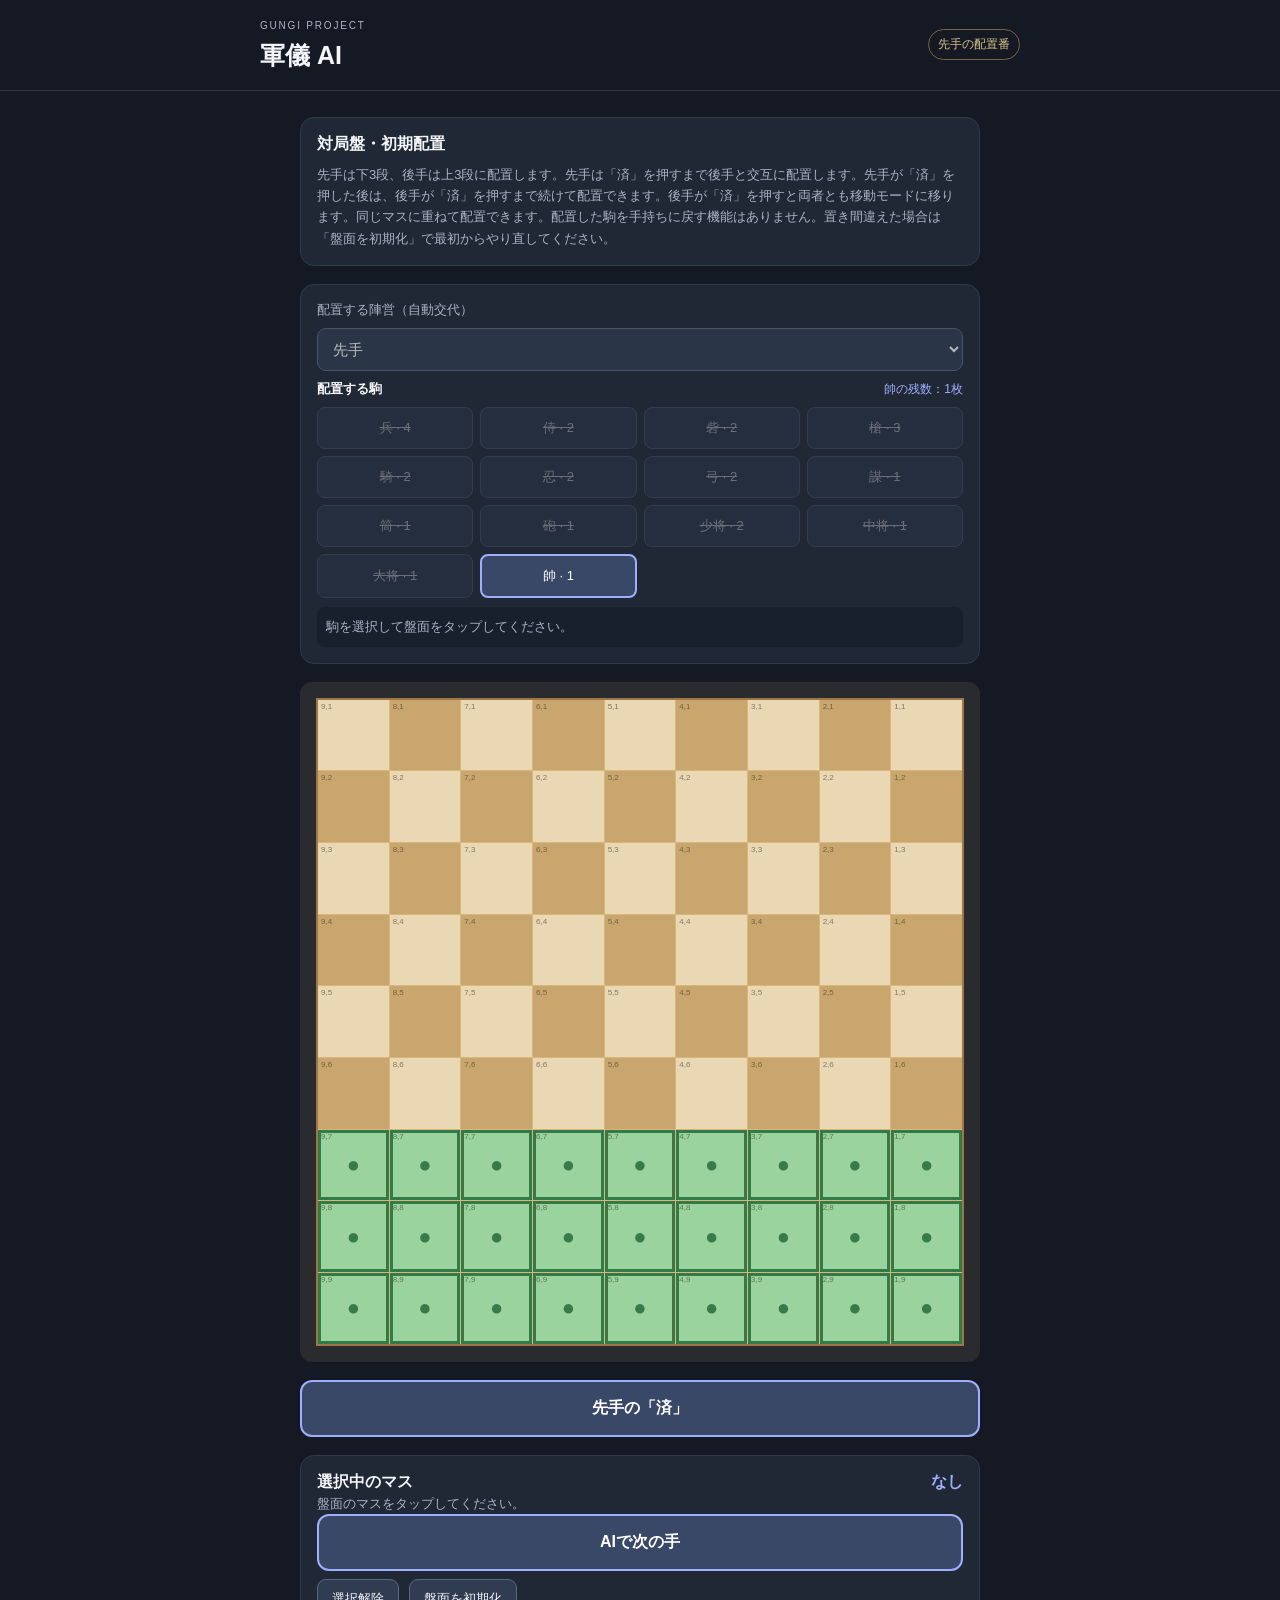
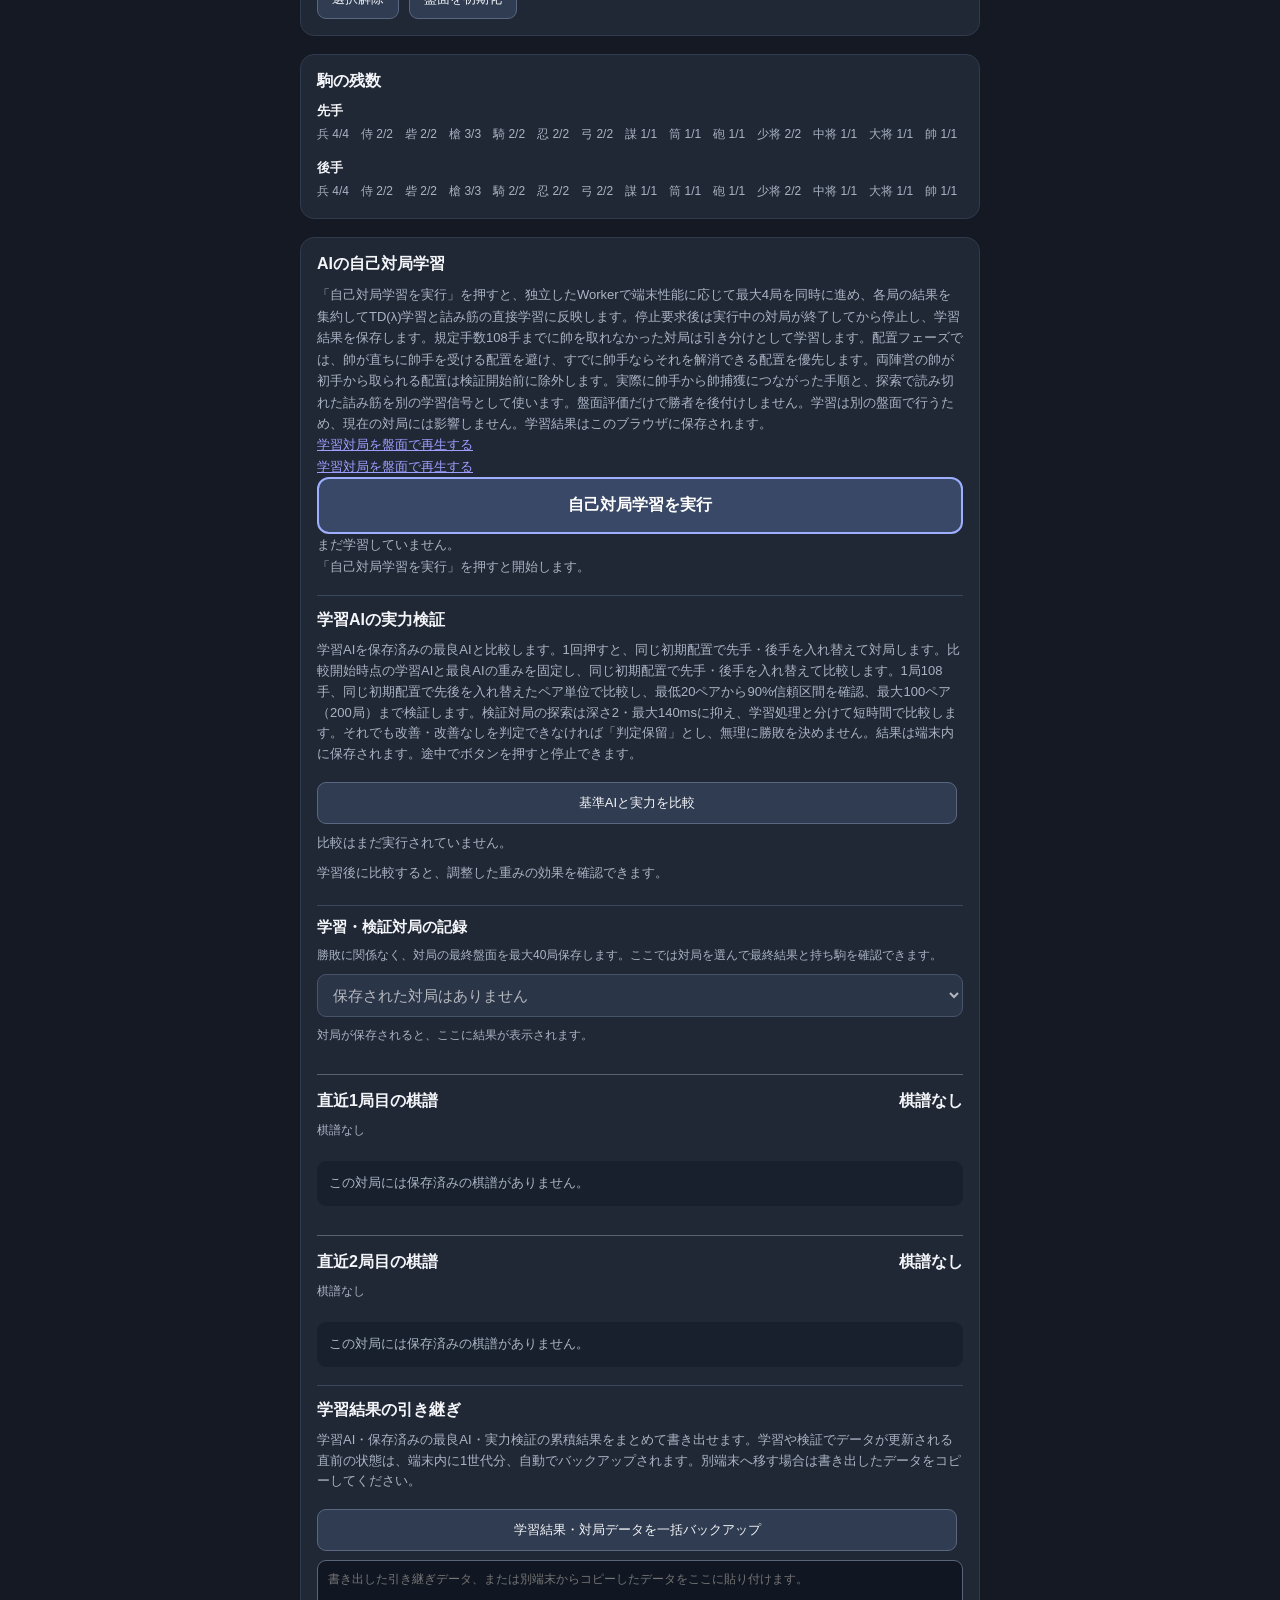
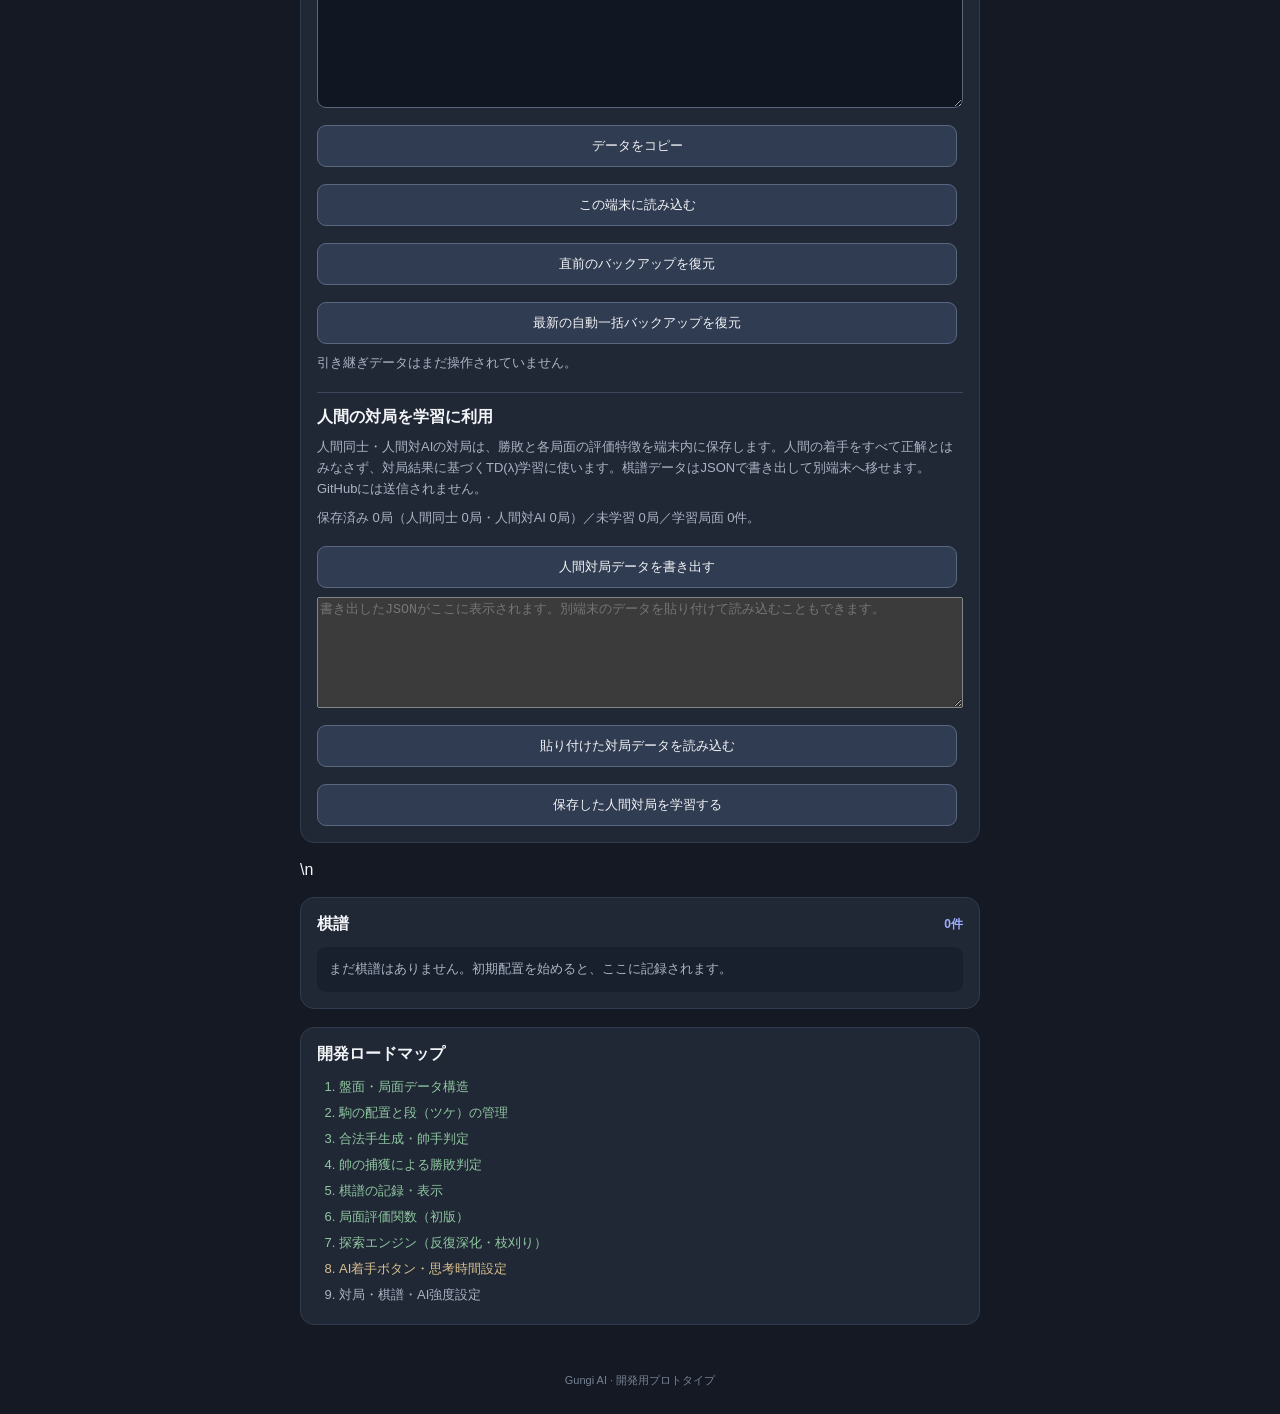
<file: index.html>
<!doctype html>
<html lang="ja">
<head>
  <meta charset="utf-8">
  <meta name="viewport" content="width=device-width, initial-scale=1, viewport-fit=cover">
  <meta name="theme-color" content="#151923">
  <title>軍儀 AI</title>
  <link rel="stylesheet" href="style-20261107ar.css?v=20261108lasttwo1">
</head>
<body>
  <header class="topbar">
    <div><p class="eyebrow">GUNGI PROJECT</p><h1>軍儀 AI</h1></div>
    <span class="status" id="status">初期配置</span>
  </header>
  <main>
    <section class="panel intro">
      <h2>対局盤・初期配置</h2>
      <p>先手は下3段、後手は上3段に配置します。先手は「済」を押すまで後手と交互に配置します。先手が「済」を押した後は、後手が「済」を押すまで続けて配置できます。後手が「済」を押すと両者とも移動モードに移ります。同じマスに重ねて配置できます。配置した駒を手持ちに戻す機能はありません。置き間違えた場合は「盤面を初期化」で最初からやり直してください。</p>
    </section>
    <section class="panel setup-controls">
      <label for="side-select">配置する陣営（自動交代）</label>
      <select id="side-select"><option value="先手">先手</option><option value="後手">後手</option></select>
      <div class="piece-heading"><strong>配置する駒</strong><span id="inventory-count">残数を表示</span></div>
      <div id="piece-picker" class="piece-picker" aria-label="駒の選択"></div>
      <p id="message" role="status">駒を選択して盤面をタップしてください。</p>
      <div id="move-choice" class="move-choice" hidden>
        <p>敵駒のあるマスへの移動方法</p>
        <button id="capture-choice" type="button">敵駒を取る</button>
        <button id="tsuke-choice" type="button">敵駒の上にツケる</button>
      </div>
    </section>
    <section class="board-wrap" aria-label="軍儀の盤面"><div class="board-coordinates" id="board"></div><div id="check-overlay" hidden aria-live="assertive">帥手</div></section>
    <button id="mode-toggle" class="mode-toggle" type="button">移動モードに切り替え</button>
    <button id="deploy-toggle" class="mode-toggle" type="button" hidden>駒を配置する</button>
    <section class="panel controls">
      <div class="control-heading"><h2>選択中のマス</h2><strong id="selected">なし</strong></div>
      <p id="cell-info">盤面のマスをタップしてください。</p>
      <button id="ai-move" class="mode-toggle" type="button" hidden>AIで次の手</button>
      <button id="clear-selection" type="button">選択解除</button>
      <button id="reset-board" type="button">盤面を初期化</button>
    </section>
    <section class="panel"><h2>駒の残数</h2><div id="inventory-summary" class="inventory-summary"></div></section>
    <section class="panel training-panel">
      <h2>AIの自己対局学習</h2>
      <p>「自己対局学習を実行」を押すと、独立したWorkerで端末性能に応じて最大4局を同時に進め、各局の結果を集約してTD(λ)学習と詰み筋の直接学習に反映します。停止要求後は実行中の対局が終了してから停止し、学習結果を保存します。規定手数108手までに帥を取れなかった対局は引き分けとして学習します。配置フェーズでは、帥が直ちに帥手を受ける配置を避け、すでに帥手ならそれを解消できる配置を優先します。両陣営の帥が初手から取られる配置は検証開始前に除外します。実際に帥手から帥捕獲につながった手順と、探索で読み切れた詰み筋を別の学習信号として使います。盤面評価だけで勝者を後付けしません。学習は別の盤面で行うため、現在の対局には影響しません。学習結果はこのブラウザに保存されます。</p>
      <p><a href="./training-replay.html">学習対局を盤面で再生する</a></p>
      <p><a href="./training-replay.html">学習対局を盤面で再生する</a></p>
      <button id="train-ai" class="mode-toggle" type="button">自己対局学習を実行</button>
      <p id="training-status" role="status">まだ学習していません。</p>
      <p id="training-info">「自己対局学習を実行」を押すと開始します。</p>
      <div class="transfer-tools">
        <h3>学習AIの実力検証</h3>
        <p>学習AIを保存済みの最良AIと比較します。1回押すと、同じ初期配置で先手・後手を入れ替えて対局します。比較開始時点の学習AIと最良AIの重みを固定し、同じ初期配置で先手・後手を入れ替えて比較します。1局108手、同じ初期配置で先後を入れ替えたペア単位で比較し、最低20ペアから90%信頼区間を確認、最大100ペア（200局）まで検証します。検証対局の探索は深さ2・最大140msに抑え、学習処理と分けて短時間で比較します。それでも改善・改善なしを判定できなければ「判定保留」とし、無理に勝敗を決めません。結果は端末内に保存されます。途中でボタンを押すと停止できます。</p>
        <button id="compare-ai" type="button">基準AIと実力を比較</button>
        <p id="compare-status" role="status">比較はまだ実行されていません。</p>
        <p id="compare-info">学習後に比較すると、調整した重みの効果を確認できます。</p>
        <div class="saved-games">
          <h3>学習・検証対局の記録</h3>
          <p>勝敗に関係なく、対局の最終盤面を最大40局保存します。ここでは対局を選んで最終結果と持ち駒を確認できます。</p>
          <select id="tournament-game-select" aria-label="確認する対局" disabled><option>保存された対局はありません</option></select>
          <p id="tournament-game-detail">対局が保存されると、ここに結果が表示されます。</p>
        </div>
        <div class="saved-game-history">
          <div class="history-heading"><h3>直近1局目の棋譜</h3><strong id="tournament-game-history-count">棋譜なし</strong></div>
          <p id="tournament-game-history-title">最新1局目の棋譜を表示します。初期配置から最終局面まで再生できます。</p>
          <div id="tournament-board-view" class="board-wrap tournament-board-wrap" hidden>
            <div id="tournament-board" class="board-coordinates tournament-board"></div>
            <div class="replay-controls">
              <button id="tournament-replay-first" type="button" aria-label="最初の局面へ">|◀</button>
              <button id="tournament-replay-prev" type="button">◀ 1手戻る</button>
              <button id="tournament-replay-next" type="button">1手進む ▶</button>
              <button id="tournament-replay-last" type="button" aria-label="最終局面へ">▶|</button>
              <input id="tournament-replay-range" type="range" min="0" max="0" value="0" step="1" disabled>
            </div>
            <p id="tournament-replay-status" class="replay-status">棋譜を読み込むと盤面を再生できます。</p>
          </div>
          <ol id="tournament-game-history" class="move-history"><li class="history-empty">まだ棋譜はありません。</li></ol>
        </div>
        <div class="saved-game-history">
          <div class="history-heading"><h3>直近2局目の棋譜</h3><strong id="tournament-game-history-count-2">棋譜なし</strong></div>
          <p id="tournament-game-history-title-2">最新2局目の棋譜を表示します。初期配置から最終局面まで再生できます。</p>
          <div id="tournament-board-view-2" class="board-wrap tournament-board-wrap" hidden>
            <div id="tournament-board-2" class="board-coordinates tournament-board"></div>
            <div class="replay-controls">
              <button id="tournament-replay-first-2" type="button" aria-label="最初の局面へ">|◀</button>
              <button id="tournament-replay-prev-2" type="button">◀ 1手戻る</button>
              <button id="tournament-replay-next-2" type="button">1手進む ▶</button>
              <button id="tournament-replay-last-2" type="button" aria-label="最終局面へ">▶|</button>
              <input id="tournament-replay-range-2" type="range" min="0" max="0" value="0" step="1" disabled>
            </div>
            <p id="tournament-replay-status-2" class="replay-status">棋譜を読み込むと盤面を再生できます。</p>
          </div>
          <ol id="tournament-game-history-2" class="move-history"><li class="history-empty">まだ棋譜はありません。</li></ol>
        </div>
      </div>
      <div class="transfer-tools">
        <h3>学習結果の引き継ぎ</h3>
        <p>学習AI・保存済みの最良AI・実力検証の累積結果をまとめて書き出せます。学習や検証でデータが更新される直前の状態は、端末内に1世代分、自動でバックアップされます。別端末へ移す場合は書き出したデータをコピーしてください。</p>
        <button id="export-training" type="button">学習結果・対局データを一括バックアップ</button>
        <textarea id="training-transfer-data" rows="7" spellcheck="false" placeholder="書き出した引き継ぎデータ、または別端末からコピーしたデータをここに貼り付けます。"></textarea>
        <button id="copy-training" type="button">データをコピー</button>
        <button id="import-training" type="button">この端末に読み込む</button>
        <button id="restore-training-backup" type="button">直前のバックアップを復元</button>
        <button id="restore-latest-full-backup" type="button">最新の自動一括バックアップを復元</button>
        <p id="transfer-status" role="status">引き継ぎデータはまだ操作されていません。</p>
      </div>
    
      <div class="transfer-tools human-training-tools">
        <h3>人間の対局を学習に利用</h3>
        <p>人間同士・人間対AIの対局は、勝敗と各局面の評価特徴を端末内に保存します。人間の着手をすべて正解とはみなさず、対局結果に基づくTD(λ)学習に使います。棋譜データはJSONで書き出して別端末へ移せます。GitHubには送信されません。</p>
        <p id="human-training-status" role="status">人間対局の記録はまだありません。</p>
        <button id="human-games-export" type="button">人間対局データを書き出す</button>
        <textarea id="human-games-data" rows="7" spellcheck="false" placeholder="書き出したJSONがここに表示されます。別端末のデータを貼り付けて読み込むこともできます。"></textarea>
        <button id="human-games-import" type="button">貼り付けた対局データを読み込む</button>
        <button id="human-games-train" type="button">保存した人間対局を学習する</button>
      </div>
</section>\n    <section class="panel history-panel"><div class="history-heading"><h2>棋譜</h2><strong id="history-count">0件</strong></div><ol id="move-history" class="move-history" aria-live="polite"><li class="history-empty">まだ棋譜はありません。</li></ol></section>
    <section class="panel">
      <h2>開発ロードマップ</h2>
      <ol class="roadmap"><li class="done">盤面・局面データ構造</li><li class="done">駒の配置と段（ツケ）の管理</li><li class="done">合法手生成・帥手判定</li><li class="done">帥の捕獲による勝敗判定</li><li class="done">棋譜の記録・表示</li><li class="done">局面評価関数（初版）</li><li class="done">探索エンジン（反復深化・枝刈り）</li><li class="active">AI着手ボタン・思考時間設定</li><li>対局・棋譜・AI強度設定</li></ol>
    </section>
  </main>
  <footer>Gungi AI · 開発用プロトタイプ</footer>
  <script src="engine-20261107bb.js?v=20261115movegen1"></script><script src="evaluation-20261107be.js?v=20261116historykey1"></script><script src="search-20261108cycle3.js?v=20261126policylearn1"></script><script src="training-20261107a.js?v=20261127sidepolicy1"></script><script src="tournament-20261107a.js?v=20261110setupbeam2"></script><script src="app-20261107bc.js?v=20261125fullbackup1"></script>
</body>
</html>
</file>
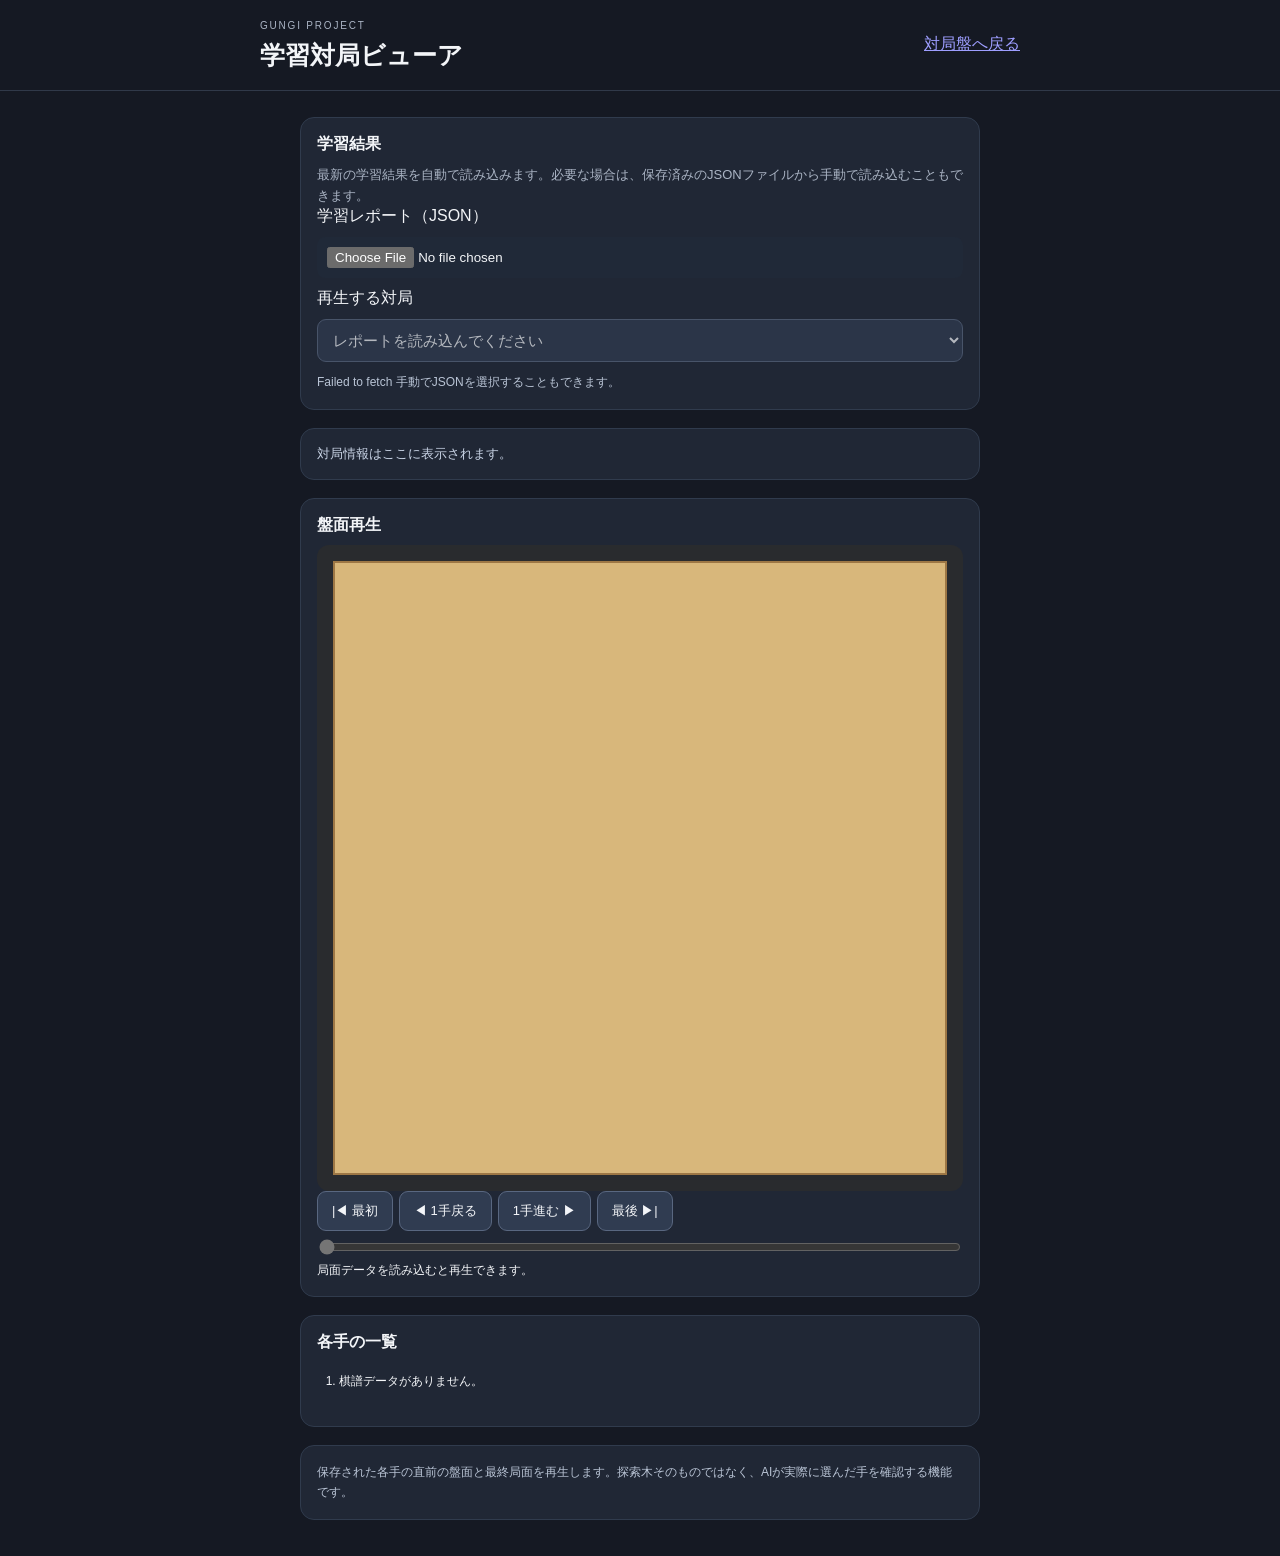
<file: training-replay.html>
<!doctype html><html lang="ja"><head><meta charset="utf-8"><meta name="viewport" content="width=device-width,initial-scale=1,viewport-fit=cover"><meta name="theme-color" content="#151923"><title>学習対局ビューア | 軍儀 AI</title><link rel="stylesheet" href="style-20261107ar.css?v=20261108lasttwo1"><style>
.viewer-tools{display:grid;gap:10px}.viewer-tools input[type=file]{max-width:100%;padding:10px;background:#202938;border-radius:8px}.viewer-meta{display:flex;flex-wrap:wrap;gap:8px 16px;font-size:13px}.viewer-meta span{color:#c7d2e4}.viewer-board-wrap{max-width:720px;margin:0 auto}.viewer-board{pointer-events:none}.viewer-controls{display:flex;flex-wrap:wrap;gap:6px;align-items:center}.viewer-controls button{margin:0!important}.viewer-controls input{width:100%;accent-color:#b9c7e2}.viewer-move{font-size:13px;line-height:1.7;white-space:pre-wrap;overflow-wrap:anywhere}.viewer-list{padding-left:22px;max-height:260px;overflow:auto}.viewer-list li{padding:4px 0;font-size:12px;cursor:pointer}.viewer-list li.active{color:#fff;font-weight:700;background:#394866;border-radius:5px;padding-left:5px}.viewer-note{font-size:12px;line-height:1.7;color:#b9c4d5}
</style></head><body><header class="topbar"><div><p class="eyebrow">GUNGI PROJECT</p><h1>学習対局ビューア</h1></div><a href="./index.html">対局盤へ戻る</a></header><main>
<section class="panel"><h2>学習結果</h2><p>最新の学習結果を自動で読み込みます。必要な場合は、保存済みのJSONファイルから手動で読み込むこともできます。</p><div class="viewer-tools"><label for="report-file">学習レポート（JSON）</label><input id="report-file" type="file" accept=".json,application/json"><label for="game-select">再生する対局</label><select id="game-select" disabled><option>レポートを読み込んでください</option></select><p id="load-status" role="status" class="viewer-note">最新の学習結果を確認しています。</p></div></section>
<section class="panel"><div class="viewer-meta" id="game-meta"><span>対局情報はここに表示されます。</span></div></section>
<section class="panel"><h2>盤面再生</h2><div class="board-wrap viewer-board-wrap"><div id="viewer-board" class="board-coordinates viewer-board" aria-label="再生盤面"></div></div><div class="viewer-controls"><button id="first" disabled>|◀ 最初</button><button id="prev" disabled>◀ 1手戻る</button><button id="next" disabled>1手進む ▶</button><button id="last" disabled>最後 ▶|</button><input id="range" type="range" min="0" max="0" value="0" step="1" disabled></div><p id="frame-status" class="replay-status">局面データを読み込むと再生できます。</p><p id="move-info" class="viewer-move"></p></section>
<section class="panel"><h2>各手の一覧</h2><ol id="move-list" class="viewer-list"><li>棋譜データがありません。</li></ol></section>
<section class="panel"><p class="viewer-note">保存された各手の直前の盤面と最終局面を再生します。探索木そのものではなく、AIが実際に選んだ手を確認する機能です。</p></section></main><script src="./training-replay.js?v=20261111autolast2"></script></body></html>
</file>
<file: style-20261107ar.css>
:root{color-scheme:dark;--bg:#151923;--panel:#202735;--text:#f3f5f8;--muted:#aab4c4;--wood:#d8b77b;--wood-dark:#9d7745;--accent:#9eafff}
*{box-sizing:border-box}body{margin:0;background:var(--bg);color:var(--text);font-family:-apple-system,BlinkMacSystemFont,"Hiragino Kaku Gothic ProN",sans-serif}
.topbar{display:flex;align-items:center;justify-content:space-between;padding:18px max(16px,calc((100vw - 760px)/2));border-bottom:1px solid #303949}.eyebrow{margin:0 0 4px;color:var(--muted);font-size:10px;letter-spacing:.18em}h1{margin:0;font-size:25px}.status{color:#d8c18f;font-size:12px;border:1px solid #756444;padding:6px 9px;border-radius:20px}
main{width:min(100% - 24px,680px);margin:18px auto 36px;display:grid;gap:14px}.panel{background:var(--panel);border:1px solid #303b4d;border-radius:14px;padding:16px}h2{margin:0 0 9px;font-size:16px}p{color:var(--muted);line-height:1.65;font-size:13px;margin:0}
.setup-controls{display:grid;grid-template-columns:1fr;gap:9px}.setup-controls label,.piece-heading{font-size:13px;color:var(--muted)}select{width:100%;padding:11px;border:1px solid #596780;border-radius:9px;background:#303c51;color:var(--text);font-size:15px}.piece-heading{display:flex;justify-content:space-between;gap:8px;align-items:center}.piece-heading strong{color:var(--text)}#inventory-count{color:var(--accent);font-size:12px}
.piece-picker{display:grid;grid-template-columns:repeat(3,minmax(0,1fr));gap:7px}.piece-choice{margin:0!important;min-width:0;padding:11px 3px!important;border:1px solid #596780!important;border-radius:8px!important;background:#303c51!important;color:var(--text)!important;font-size:13px!important}.piece-choice.active{border:2px solid var(--accent)!important;background:#394866!important;color:white!important}.piece-choice:disabled{opacity:.35;text-decoration:line-through}#message{padding:9px;background:#18202d;border-radius:8px}
.board-wrap{padding:10px;background:#292b2e;border-radius:12px}.board-coordinates{display:grid;grid-template-columns:repeat(9,minmax(0,1fr));width:100%;aspect-ratio:1;border:2px solid var(--wood-dark);background:var(--wood);gap:1px}.square{min-width:0;border:0;padding:0;position:relative;background:var(--wood);color:#332719;display:grid;place-items:center;font-size:clamp(9px,3vw,17px);cursor:pointer;touch-action:manipulation}.square.selected{outline:3px solid #667fff;outline-offset:-3px;background:#f0d59f}.square .coord{position:absolute;top:2px;left:3px;font-size:8px;opacity:.55}.stack-label{max-width:100%;overflow-wrap:anywhere;text-align:center;padding:7px 1px 1px}.square.first-side{background:#f0d59f}.square.second-side{background:#b8c7e0}
.control-heading{display:flex;justify-content:space-between;align-items:center;gap:12px}.control-heading h2{margin:0}#selected{color:var(--accent)}button:not(.square):not(.piece-choice){margin:8px 6px 0 0;border:1px solid #596780;background:#303c51;color:var(--text);border-radius:9px;padding:10px 14px;font-size:13px}
.inventory-summary{display:grid;gap:12px}.inventory-side strong{font-size:13px}.inventory-side p{margin-top:4px;font-size:12px;line-height:1.8}.roadmap{margin:8px 0 0;padding-left:22px;color:var(--muted);line-height:2;font-size:13px}.roadmap .active{color:#d8c18f}.roadmap .done{color:#8fc7a0}footer{text-align:center;color:#778397;font-size:11px;padding:12px 0 26px}@media(min-width:600px){main{margin-top:26px;gap:18px}.board-wrap{padding:16px}.piece-picker{grid-template-columns:repeat(4,minmax(0,1fr))}}
.square.legal-target{background:#9bd39f!important;outline:3px solid #327b48;outline-offset:-3px}.square.legal-target::after{content:'●';font-size:clamp(12px,4vw,22px);color:#286b3b;opacity:.85}

.mode-toggle{display:block!important;width:100%;padding:16px!important;margin:0!important;border:2px solid #9eafff!important;border-radius:12px!important;background:#394866!important;color:#fff!important;font-size:16px!important;font-weight:700!important;min-height:54px}

.mode-toggle[hidden]{display:none!important}

/* Individual piece faces reveal each layer's side, including covered pieces. */
.stack-label{display:flex;flex-direction:column;align-items:center;justify-content:center;gap:2px;width:100%;padding:10px 1px 1px;z-index:1}
.stack-piece{display:block;max-width:100%;min-width:72%;padding:1px 3px;border-radius:4px;font-size:clamp(8px,2.5vw,14px);line-height:1.25;font-weight:700;text-align:center;white-space:nowrap;overflow:hidden;text-overflow:clip}
.stack-piece.piece-white{background:#fff;color:#20242b;border:1px solid #b9c1cc;box-shadow:0 1px 2px #0003}
.stack-piece.piece-black{background:#20242b;color:#fff;border:1px solid #0d1118;box-shadow:0 1px 2px #0005}
.square.first-side,.square.second-side{background:var(--wood)}
.square.selected{background:var(--wood)!important}

/* Gungi koma: round, raised discs; lower layers remain visible as colored rims. */
.square{overflow:visible;z-index:0}
.square:has(.stack-label){z-index:1}
.stack-label{position:absolute;inset:0;display:block;width:100%;height:100%;padding:0;pointer-events:none;overflow:visible}
.stack-piece{position:absolute;left:50%;top:50%;display:grid;place-items:center;width:74%;aspect-ratio:1;border-radius:50%;padding:0;min-width:0;max-width:none;line-height:1;font-size:clamp(10px,3.1vw,19px);font-weight:800;white-space:nowrap;overflow:visible;text-overflow:clip;box-sizing:border-box}
.stack-piece.piece-white{background:radial-gradient(circle at 35% 28%,#fff 0%,#fff 62%,#e4e7ec 100%);color:#111;border:5px solid #c9cbd0;box-shadow:0 4px 7px #0005,inset 0 1px 2px #fff}
.stack-piece.piece-black{background:radial-gradient(circle at 35% 28%,#252525 0%,#050505 70%);color:#fff;border:5px solid #55565a;box-shadow:0 4px 7px #0007,inset 0 1px 2px #777}
.stack-piece:not(:last-child){text-shadow:none}
.square.selected{z-index:3}
.square.legal-target{z-index:2}
@media(min-width:600px){.stack-piece{font-size:clamp(12px,2vw,20px)}}

/* Final token geometry: every layer is a true circle; only the top layer has a glyph. */
.square .stack-label{position:absolute;inset:0;width:100%;height:100%;padding:0;margin:0;display:block;overflow:visible;pointer-events:none}
.square .stack-piece{position:absolute;left:50%;top:calc(50% + var(--layer-offset, 0%));transform:translate(-50%,-50%);display:flex;align-items:center;justify-content:center;width:76%;height:76%;min-width:0;max-width:none;aspect-ratio:1/1;box-sizing:border-box;border-radius:50%;padding:0;line-height:1;white-space:nowrap;overflow:hidden;text-overflow:clip}
.square .stack-piece.piece-white{background:radial-gradient(circle at 35% 28%,#fff 0%,#fff 65%,#e5e7eb 100%);color:#111;border:5px solid #c8cbd1;box-shadow:0 4px 7px #0005,inset 0 1px 2px #fff}
.square .stack-piece.piece-black{background:radial-gradient(circle at 35% 28%,#252525 0%,#050505 72%);color:#fff;border:5px solid #55565a;box-shadow:0 4px 7px #0007,inset 0 1px 2px #777}
.square .stack-piece:not(:last-child){font-size:0!important}
.square .stack-piece:last-child{font-size:clamp(11px,3.2vw,20px);font-weight:800}

/* Keep the 9x9 board geometry fixed regardless of piece labels or stacks. */
.board-coordinates{
  display:grid;
  grid-template-columns:repeat(9,minmax(0,1fr));
  grid-template-rows:repeat(9,minmax(0,1fr));
  grid-auto-rows:minmax(0,1fr);
  aspect-ratio:1 / 1;
  width:100%;
  height:auto;
  min-width:0;
  min-height:0;
  box-sizing:border-box;
}
.square{
  width:100%;
  height:100%;
  min-width:0;
  min-height:0;
  box-sizing:border-box;
  overflow:visible;
}
.square .stack-label{
  position:absolute;
  inset:0;
  width:100%;
  height:100%;
  min-width:0;
  min-height:0;
}
.square .stack-piece{
  width:76%;
  height:76%;
  border-width:2px!important;
  box-sizing:border-box;
}

/* Explicitly center layer one and stack higher layers upward. */
.square .stack-piece{position:absolute!important;left:50%!important;transform:translate(-50%,-50%)!important;width:76%!important;height:76%!important;border-width:2px!important;border-radius:50%!important;box-sizing:border-box!important;}

/* Compact, overlapping stack: layer 1 centered; layers 2 and 3 rise gently. */
.square .stack-piece{transform:translate(-50%,-50%)!important;border-radius:50%!important;}

/* Stack spacing is controlled by the renderer; preserve circular styling. */


/* Board checker pattern: even row+column is pale, odd is warm brown. */
.square.parity-light,
.square.first-side.parity-light,
.square.second-side.parity-light {
  background: #ead8b5;
}
 .square.parity-brown,
.square.first-side.parity-brown,
.square.second-side.parity-brown {
  background: #c9a66e;
}
.square.selected {
  background: #f0d59f!important;
}


/* Temporary check alert shown over the board, facing the checked player. */
.board-wrap{position:relative}
#check-overlay{
  position:absolute;
  left:50%;
  top:50%;
  z-index:20;
  transform:translate(-50%,-50%);
  pointer-events:none;
  color:#fff;
  background:rgba(18,22,30,.88);
  border:2px solid #d8c18f;
  border-radius:14px;
  padding:14px 24px;
  font-size:clamp(30px,9vw,54px);
  line-height:1.2;
  font-weight:900;
  letter-spacing:.12em;
  text-shadow:0 2px 5px #000;
  box-shadow:0 5px 18px #0008;
}
#check-overlay[hidden]{display:none}

/* Fade the check alert out during its final half-second. */
#check-overlay{opacity:1;transition:opacity .5s ease;}
#check-overlay.is-fading{opacity:0;}


/* Finished game state */
#status{white-space:nowrap}


/* Move history */
.history-heading{display:flex;align-items:center;justify-content:space-between;gap:12px}
.history-heading h2{margin:0}
#history-count{font-size:12px;color:var(--accent)}
.move-history{list-style:none;margin:12px 0 0;padding:0;display:grid;gap:7px;max-height:360px;overflow-y:auto}
.history-entry{display:grid;gap:3px;padding:10px 11px;border:1px solid #3a4659;border-radius:9px;background:#18202d}
.history-entry strong{font-size:12px;color:#d8c18f}
.history-entry span{font-size:13px;line-height:1.5;color:var(--text);overflow-wrap:anywhere}
.history-place strong{color:#9eafff}
.history-deploy strong{color:#8fc7a0}
.history-empty{padding:12px;color:var(--muted);font-size:13px;line-height:1.6;background:#18202d;border-radius:9px}

/* Learning-data transfer controls */
.transfer-tools{display:grid;gap:9px;margin-top:18px;padding-top:14px;border-top:1px solid var(--border,#3a4659)}
.transfer-tools h3{margin:0;font-size:16px}
.transfer-tools p{margin:0;font-size:13px;line-height:1.6;color:var(--muted)}
#training-transfer-data{width:100%;box-sizing:border-box;resize:vertical;border:1px solid #596579;border-radius:9px;background:#111722;color:#edf1f7;padding:10px;font:12px/1.5 ui-monospace,monospace}
.transfer-tools button{min-height:42px;border:1px solid #596579;border-radius:9px;background:#252f40;color:#f4f5f8;padding:9px 12px;font:inherit}
.transfer-tools button:active{opacity:.75}

.saved-games{display:grid;gap:9px;margin-top:12px;padding-top:12px;border-top:1px solid #3a4659}.saved-games h3{margin:0;font-size:15px}.saved-games p{font-size:12px;line-height:1.6}#tournament-game-detail{white-space:pre-line;overflow-wrap:anywhere}.tournament-board-wrap{padding:7px;margin-top:2px}.tournament-board{pointer-events:none}.tournament-board .square{cursor:default}

.replay-controls{display:flex;flex-wrap:wrap;align-items:center;gap:5px;margin-top:10px}.replay-controls button{margin:0!important;padding:8px 10px!important;min-height:36px}.replay-controls input[type=range]{width:100%;margin:5px 0;accent-color:#b9c7e2}.replay-status{margin:4px 0 0;font-size:12px;line-height:1.6;color:var(--text)}.saved-game-history{display:grid;gap:9px;margin-top:18px;padding-top:14px;border-top:1px solid #3a4659}.saved-game-history>p{font-size:12px;line-height:1.6;margin:0}.saved-game-history .history-entry{cursor:pointer}.saved-game-history .history-entry:active{opacity:.7}

.saved-game-history{margin-top:1.25rem;padding-top:1rem;border-top:1px solid var(--border,#596273)}
.saved-game-history .history-heading h3{margin:0}
</file>
